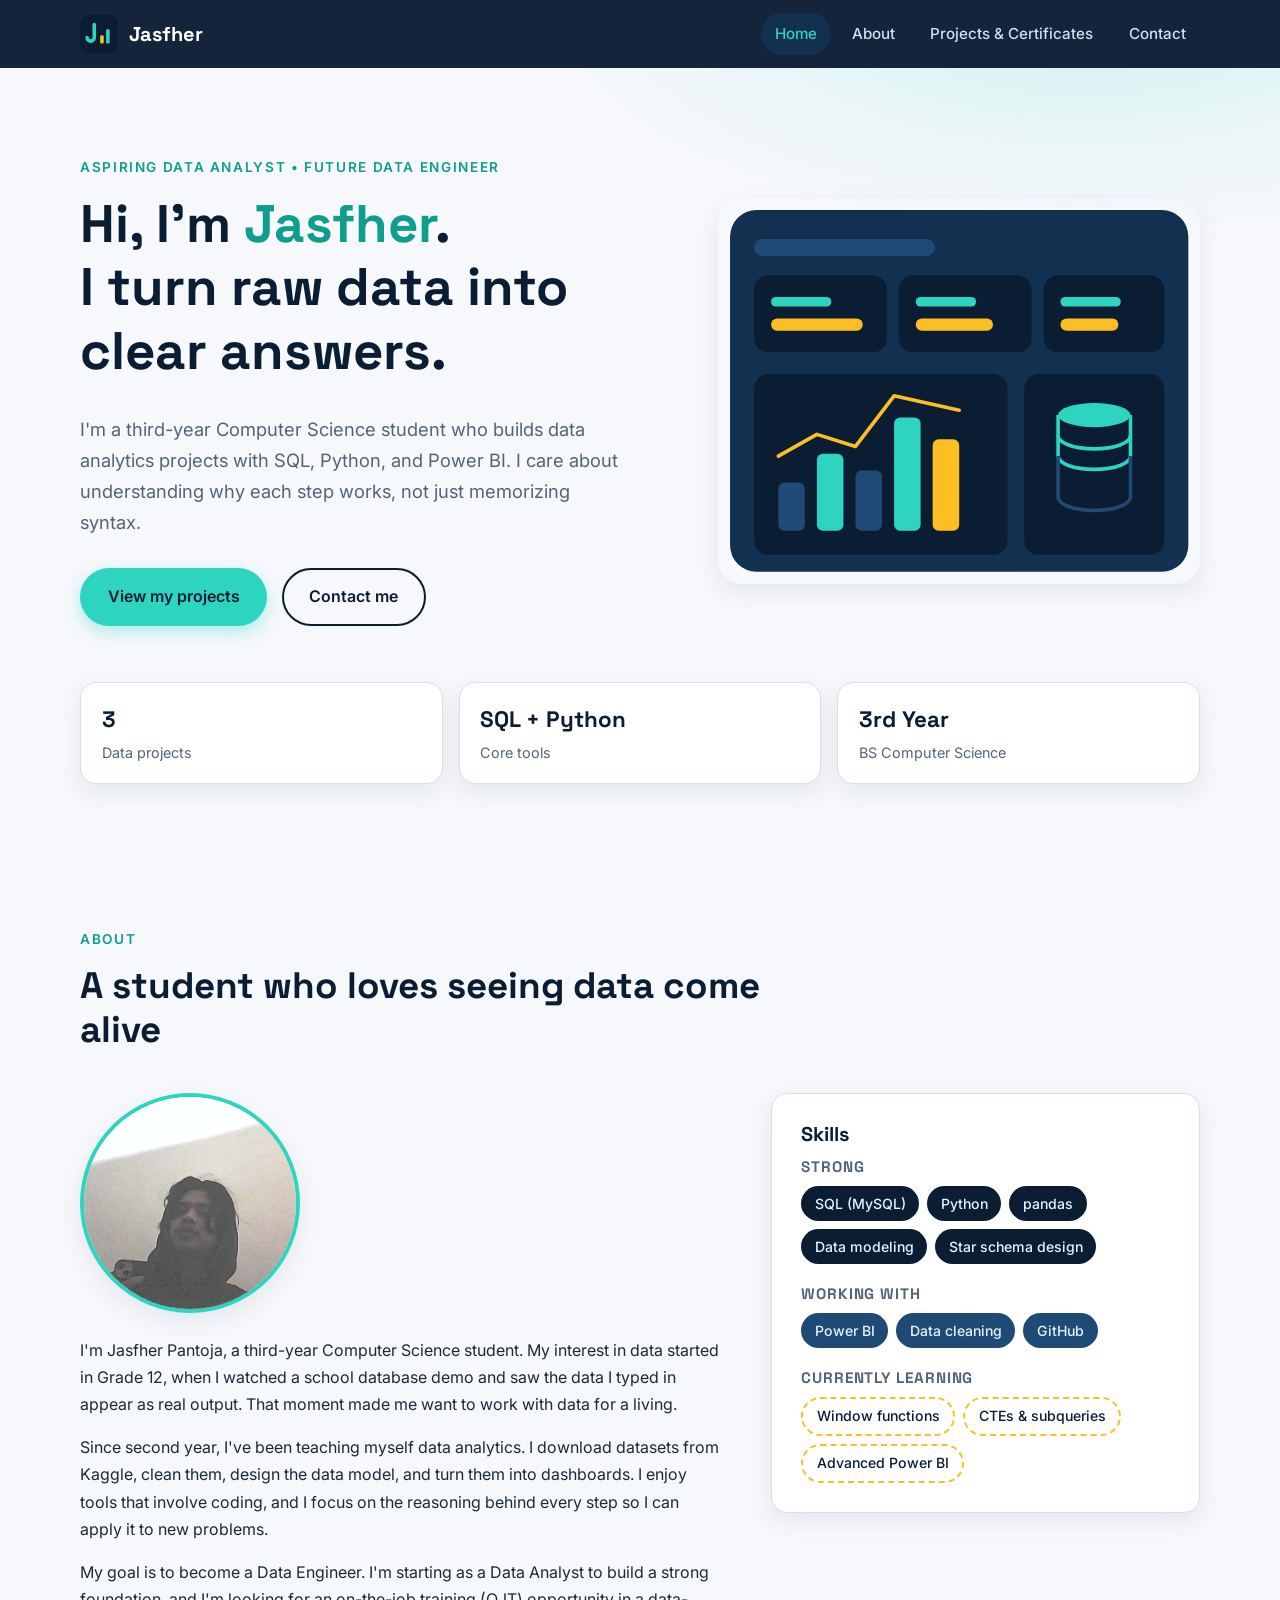
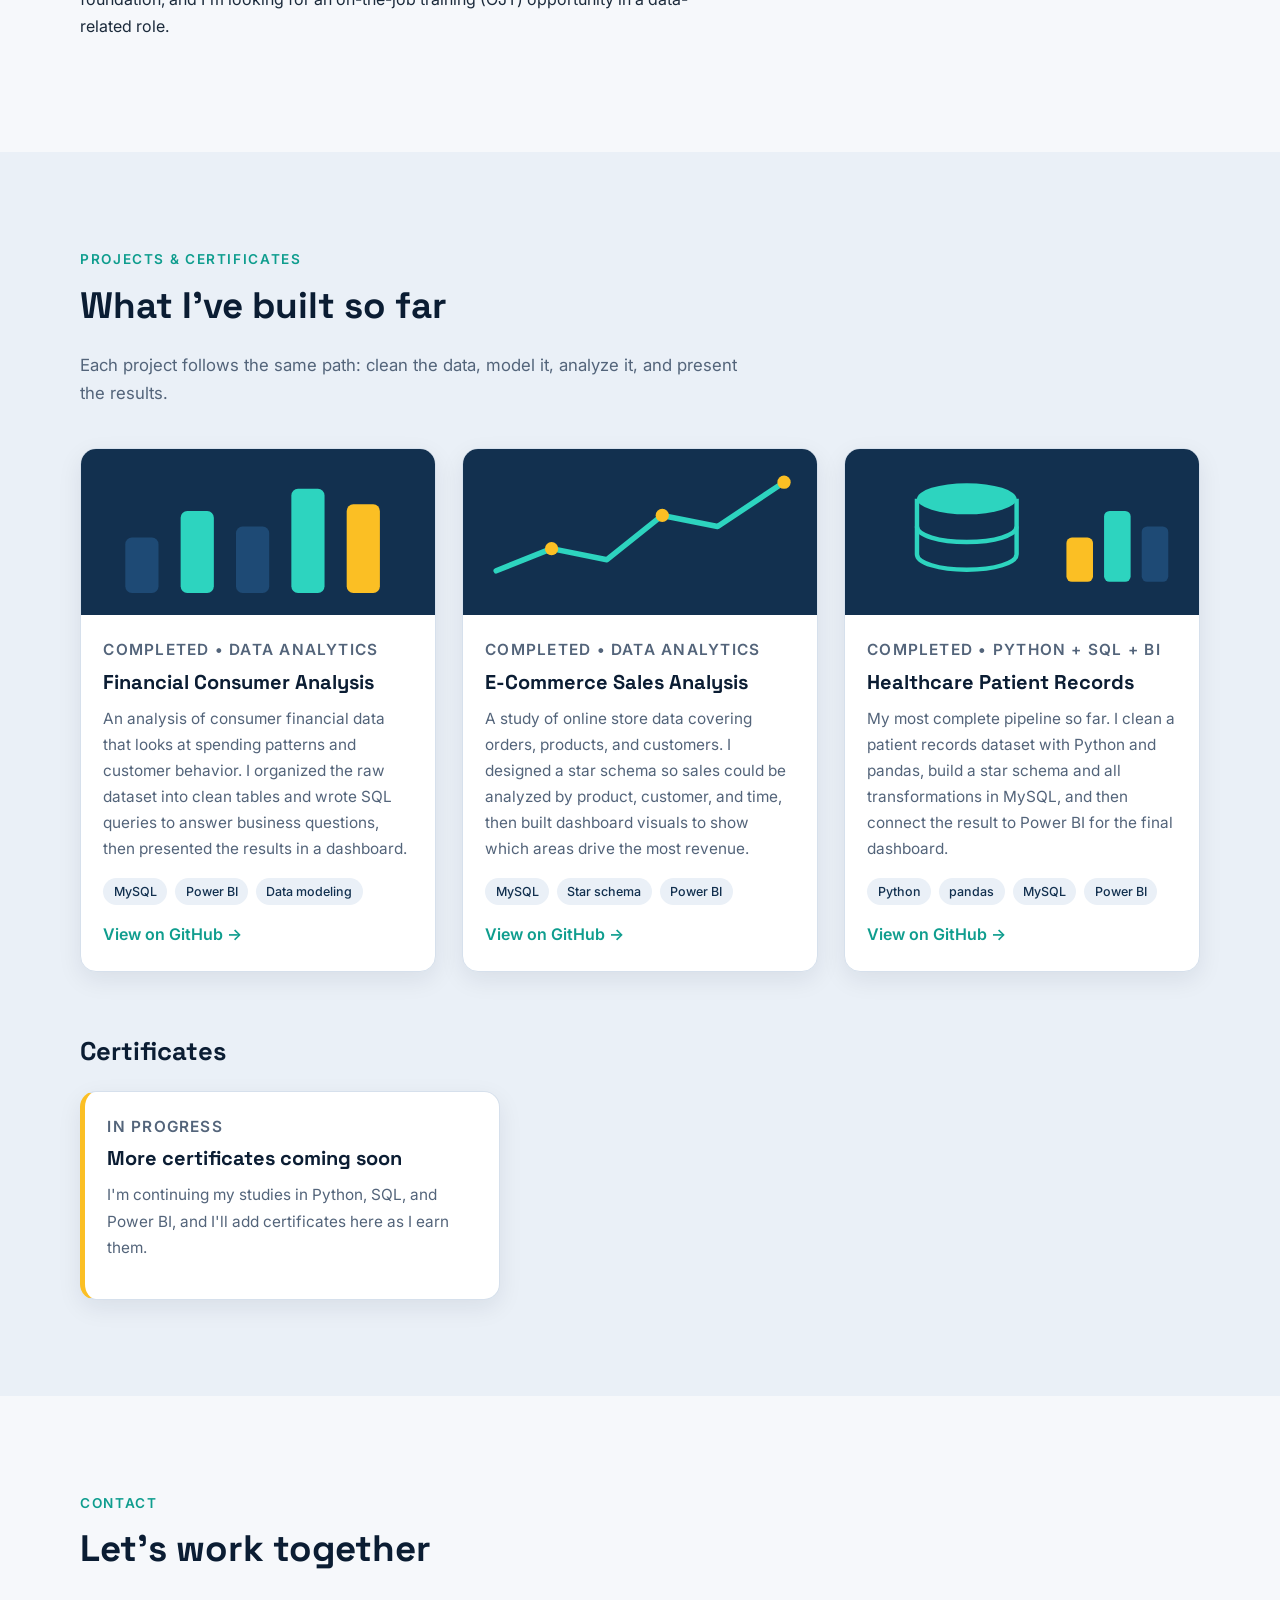
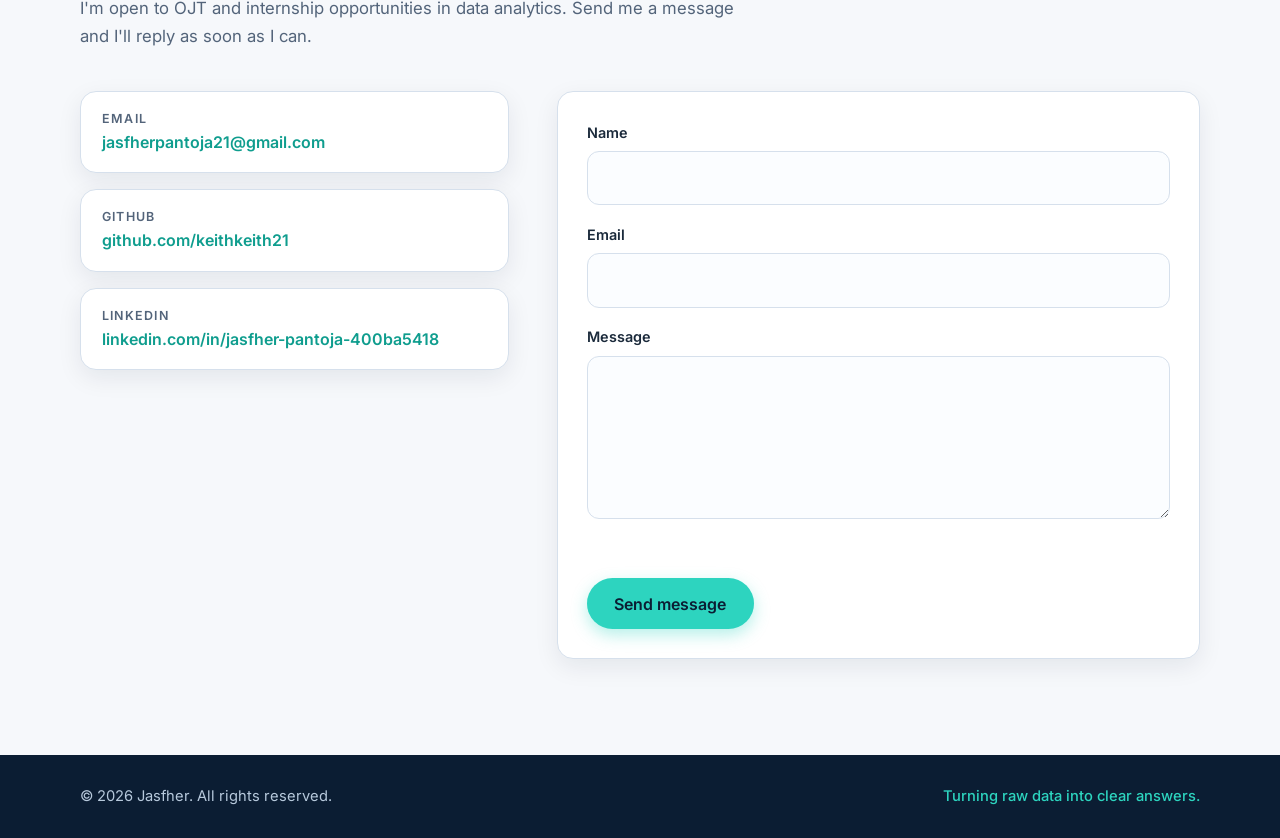
<file: index.html>
<!DOCTYPE html>
<html lang="en">
<head>
  <meta charset="UTF-8">
  <meta name="viewport" content="width=device-width, initial-scale=1.0">
  <title>Jasfher | Aspiring Data Analyst Portfolio</title>
  <meta name="description" content="Portfolio of Jasfher, a third-year Computer Science student building data analytics projects with SQL, Python, pandas, and Power BI.">
  <meta name="author" content="Jasfher">
  <meta name="theme-color" content="#0b1d33">
 
  <!-- Open Graph (link previews when shared) -->
  <meta property="og:type" content="website">
  <meta property="og:title" content="Jasfher | Aspiring Data Analyst Portfolio">
  <meta property="og:description" content="Data analytics projects using SQL, Python, pandas, and Power BI.">

  <meta property="og:url" content="https://keithkeith21.github.io/">
 
  <link rel="icon" href="data:image/svg+xml,%3Csvg xmlns='http://www.w3.org/2000/svg' viewBox='0 0 64 64'%3E%3Crect width='64' height='64' rx='14' fill='%230b1d33'/%3E%3Cpath d='M24 16v22a6 6 0 0 1-12 0' fill='none' stroke='%232dd4bf' stroke-width='6' stroke-linecap='round'/%3E%3Crect x='34' y='34' width='6' height='14' rx='2' fill='%23fbbf24'/%3E%3Crect x='44' y='24' width='6' height='24' rx='2' fill='%232dd4bf'/%3E%3C/svg%3E">
 
  <link rel="preconnect" href="https://fonts.googleapis.com">
  <link rel="preconnect" href="https://fonts.gstatic.com" crossorigin>
  <link href="https://fonts.googleapis.com/css2?family=Inter:wght@400;500;600&family=Space+Grotesk:wght@500;700&display=swap" rel="stylesheet">
  <link rel="stylesheet" href="style.css">
</head>
<body>
  <a class="skip-link" href="#main">Skip to content</a>
 
  <!-- ===== HEADER / NAV ===== -->
  <header class="site-header">
    <nav class="nav container" aria-label="Main navigation">
      <a href="#home" class="logo" aria-label="Jasfher, back to top">
        <svg class="logo-mark" viewBox="0 0 64 64" role="img" aria-label="Jasfher logo: a letter J beside two bars of a chart">
          <rect width="64" height="64" rx="14" fill="#0b1d33"/>
          <path d="M24 16v22a6 6 0 0 1-12 0" fill="none" stroke="#2dd4bf" stroke-width="6" stroke-linecap="round"/>
          <rect x="34" y="34" width="6" height="14" rx="2" fill="#fbbf24"/>
          <rect x="44" y="24" width="6" height="24" rx="2" fill="#2dd4bf"/>
        </svg>
        <span class="logo-text">Jasfher</span>
      </a>
 
      <button class="nav-toggle" aria-expanded="false" aria-controls="nav-menu" aria-label="Toggle menu">
        <span></span><span></span><span></span>
      </button>
 
      <ul id="nav-menu" class="nav-menu">
        <li><a href="#home" class="nav-link">Home</a></li>
        <li><a href="#about" class="nav-link">About</a></li>
        <li><a href="#projects" class="nav-link">Projects &amp; Certificates</a></li>
        <li><a href="#contact" class="nav-link">Contact</a></li>
      </ul>
    </nav>
  </header>
 
  <main id="main">
 
    <!-- ===== HOME ===== -->
    <section id="home" class="hero">
      <div class="container hero-grid">
        <div class="hero-text reveal">
          <p class="eyebrow">Aspiring Data Analyst &bull; Future Data Engineer</p>
          <h1>Hi, I'm <span class="accent">Jasfher</span>.<br>I turn raw data into clear answers.</h1>
          <p class="lead">
            I'm a third-year Computer Science student who builds data analytics projects
            with SQL, Python, and Power BI. I care about understanding why each step works,
            not just memorizing syntax.
          </p>
          <div class="hero-actions">
            <a class="btn btn-primary" href="#projects">View my projects</a>
            <a class="btn btn-ghost" href="#contact">Contact me</a>
          </div>
        </div>
 
        <div class="hero-visual reveal" aria-hidden="false">
          <svg viewBox="0 0 400 320" role="img" aria-label="Illustration of a data dashboard with bar charts, a line trend, and a database icon">
            <rect x="10" y="10" width="380" height="300" rx="22" fill="#12304f"/>
            <rect x="30" y="34" width="150" height="14" rx="7" fill="#1e4a75"/>
            <rect x="30" y="64" width="110" height="64" rx="12" fill="#0b1d33"/>
            <rect x="150" y="64" width="110" height="64" rx="12" fill="#0b1d33"/>
            <rect x="270" y="64" width="100" height="64" rx="12" fill="#0b1d33"/>
            <rect x="44" y="82" width="50" height="8" rx="4" fill="#2dd4bf"/>
            <rect x="44" y="100" width="76" height="10" rx="5" fill="#fbbf24"/>
            <rect x="164" y="82" width="50" height="8" rx="4" fill="#2dd4bf"/>
            <rect x="164" y="100" width="64" height="10" rx="5" fill="#fbbf24"/>
            <rect x="284" y="82" width="50" height="8" rx="4" fill="#2dd4bf"/>
            <rect x="284" y="100" width="48" height="10" rx="5" fill="#fbbf24"/>
            <rect x="30" y="146" width="210" height="150" rx="12" fill="#0b1d33"/>
            <rect x="50" y="236" width="22" height="40" rx="5" fill="#1e4a75"/>
            <rect x="82" y="212" width="22" height="64" rx="5" fill="#2dd4bf"/>
            <rect x="114" y="226" width="22" height="50" rx="5" fill="#1e4a75"/>
            <rect x="146" y="182" width="22" height="94" rx="5" fill="#2dd4bf"/>
            <rect x="178" y="200" width="22" height="76" rx="5" fill="#fbbf24"/>
            <polyline points="50,214 82,196 114,206 146,164 200,176" fill="none" stroke="#fbbf24" stroke-width="3" stroke-linecap="round" stroke-linejoin="round"/>
            <rect x="254" y="146" width="116" height="150" rx="12" fill="#0b1d33"/>
            <ellipse cx="312" cy="180" rx="30" ry="10" fill="#2dd4bf"/>
            <path d="M282 180v34c0 6 13 11 30 11s30-5 30-11v-34" fill="none" stroke="#2dd4bf" stroke-width="3"/>
            <path d="M282 197c0 6 13 11 30 11s30-5 30-11" fill="none" stroke="#2dd4bf" stroke-width="3"/>
            <path d="M282 214v34c0 6 13 11 30 11s30-5 30-11v-34" fill="none" stroke="#1e4a75" stroke-width="3"/>
          </svg>
        </div>
      </div>
 
      <div class="container">
        <ul class="stats reveal">
          <li><strong>3</strong><span>Data projects</span></li>
          <li><strong>SQL + Python</strong><span>Core tools</span></li>
          <li><strong>3rd Year</strong><span>BS Computer Science</span></li>
        </ul>
      </div>
    </section>
 
    <!-- ===== ABOUT ===== -->
    <section id="about" class="section">
      <div class="container">
        <header class="section-head reveal">
          <p class="eyebrow">About</p>
          <h2>A student who loves seeing data come alive</h2>
        </header>
 
        <div class="about-grid">
          <div class="about-text reveal">
            <img class="profile-photo" src="WIN_20260729_10_30_33_Pro.jpg"
     alt="Photo of Jasfher, a Computer Science student"
     width="220" height="220" loading="lazy">
            <p>
              I'm Jasfher Pantoja, a third-year Computer Science student. My interest in data started in
              Grade 12, when I watched a school database demo and saw the data I typed in appear
              as real output. That moment made me want to work with data for a living.
            </p>
            <p>
              Since second year, I've been teaching myself data analytics. I download datasets from
              Kaggle, clean them, design the data model, and turn them into dashboards. I enjoy
              tools that involve coding, and I focus on the reasoning behind every step so I can
              apply it to new problems.
            </p>
            <p>
              My goal is to become a Data Engineer. I'm starting as a Data Analyst to build a strong
              foundation, and I'm looking for an on-the-job training (OJT) opportunity in a
              data-related role.
            </p>
          </div>
 
          <div class="skills reveal">
            <h3>Skills</h3>
 
            <div class="skill-group">
              <h4>Strong</h4>
              <ul class="tags">
                <li>SQL (MySQL)</li>
                <li>Python</li>
                <li>pandas</li>
                <li>Data modeling</li>
                <li>Star schema design</li>
              </ul>
            </div>
 
            <div class="skill-group">
              <h4>Working with</h4>
              <ul class="tags tags-alt">
                <li>Power BI</li>
                <li>Data cleaning</li>
                <li>GitHub</li>
              </ul>
            </div>
 
            <div class="skill-group">
              <h4>Currently learning</h4>
              <ul class="tags tags-learning">
                <li>Window functions</li>
                <li>CTEs &amp; subqueries</li>
                <li>Advanced Power BI</li>
              </ul>
            </div>
          </div>
        </div>
      </div>
    </section>
 
    <!-- ===== PROJECTS & CERTIFICATES ===== -->
    <section id="projects" class="section section-alt">
      <div class="container">
        <header class="section-head reveal">
          <p class="eyebrow">Projects &amp; Certificates</p>
          <h2>What I've built so far</h2>
          <p class="section-sub">Each project follows the same path: clean the data, model it, analyze it, and present the results.</p>
        </header>
 
        <div class="cards">
 
          <!-- Project 1 -->
          <article class="card reveal">
            <svg class="card-thumb" viewBox="0 0 320 150" role="img" aria-label="Bar chart thumbnail representing the financial consumer project">
              <rect width="320" height="150" fill="#12304f"/>
              <rect x="40" y="80" width="30" height="50" rx="6" fill="#1e4a75"/>
              <rect x="90" y="56" width="30" height="74" rx="6" fill="#2dd4bf"/>
              <rect x="140" y="70" width="30" height="60" rx="6" fill="#1e4a75"/>
              <rect x="190" y="36" width="30" height="94" rx="6" fill="#2dd4bf"/>
              <rect x="240" y="50" width="30" height="80" rx="6" fill="#fbbf24"/>
            </svg>
            <div class="card-body">
              <p class="card-meta">Completed &bull; Data analytics</p>
              <h3>Financial Consumer Analysis</h3>
              <p>
                An analysis of consumer financial data that looks at spending patterns and
                customer behavior. I organized the raw dataset into clean tables and wrote SQL
                queries to answer business questions, then presented the results in a dashboard.
              </p>
              <ul class="tags tags-small">
                <li>MySQL</li><li>Power BI</li><li>Data modeling</li>
              </ul>
              
              <a class="card-link" href="https://github.com/keithkeith21/Financial_Consumer_Analysis" target="_blank" rel="noopener noreferrer">View on GitHub &rarr;</a>
            </div>
          </article>
 
          <!-- Project 2 -->
          <article class="card reveal">
            <svg class="card-thumb" viewBox="0 0 320 150" role="img" aria-label="Line chart thumbnail representing the e-commerce project">
              <rect width="320" height="150" fill="#12304f"/>
              <polyline points="30,110 80,90 130,100 180,60 230,70 290,30" fill="none" stroke="#2dd4bf" stroke-width="5" stroke-linecap="round" stroke-linejoin="round"/>
              <circle cx="80" cy="90" r="6" fill="#fbbf24"/>
              <circle cx="180" cy="60" r="6" fill="#fbbf24"/>
              <circle cx="290" cy="30" r="6" fill="#fbbf24"/>
            </svg>
            <div class="card-body">
              <p class="card-meta">Completed &bull; Data analytics</p>
              <h3>E-Commerce Sales Analysis</h3>
              <p>
                A study of online store data covering orders, products, and customers. I designed a
                star schema so sales could be analyzed by product, customer, and time, then built
                dashboard visuals to show which areas drive the most revenue.
              </p>
              <ul class="tags tags-small">
                <li>MySQL</li><li>Star schema</li><li>Power BI</li>
              </ul>
              
              <a class="card-link" href="https://github.com/keithkeith21/e-commerce_analytics" target="_blank" rel="noopener noreferrer">View on GitHub &rarr;</a>
            </div>
          </article>
 
          <!-- Project 3 -->
          <article class="card reveal">
            <svg class="card-thumb" viewBox="0 0 320 150" role="img" aria-label="Database and chart thumbnail representing the healthcare data project">
              <rect width="320" height="150" fill="#12304f"/>
              <ellipse cx="110" cy="45" rx="45" ry="14" fill="#2dd4bf"/>
              <path d="M65 45v50c0 8 20 14 45 14s45-6 45-14V45" fill="none" stroke="#2dd4bf" stroke-width="4"/>
              <path d="M65 70c0 8 20 14 45 14s45-6 45-14" fill="none" stroke="#2dd4bf" stroke-width="4"/>
              <rect x="200" y="80" width="24" height="40" rx="5" fill="#fbbf24"/>
              <rect x="234" y="56" width="24" height="64" rx="5" fill="#2dd4bf"/>
              <rect x="268" y="70" width="24" height="50" rx="5" fill="#1e4a75"/>
            </svg>
            <div class="card-body">
              <p class="card-meta">Completed &bull; Python + SQL + BI</p>
              <h3>Healthcare Patient Records</h3>
              <p>
                My most complete pipeline so far. I clean a patient records dataset with Python and
                pandas, build a star schema and all transformations in MySQL, and then connect the
                result to Power BI for the final dashboard.
              </p>
              <ul class="tags tags-small">
                <li>Python</li><li>pandas</li><li>MySQL</li><li>Power BI</li>
              </ul>
              <!-- TODO: replace with your real repository link -->
              <a class="card-link" href="https://github.com/keithkeith21/Medical-Appointment" target="_blank" rel="noopener noreferrer">View on GitHub &rarr;</a>
            </div>
          </article>
        </div>
 
        <!-- Certificates -->
        <header class="section-head section-head-sub reveal">
          <h3 class="subheading">Certificates</h3>
        </header>
 
        <div class="cards cards-certs">
          <!--
            TEMPLATE: copy this block for each real certificate you earn.
 
            <article class="card cert reveal">
              <div class="card-body">
                <p class="card-meta">Issuer name &bull; Month Year</p>
                <h3>Certificate title</h3>
                <p>One sentence on what you learned.</p>
                <a class="card-link" href="LINK-TO-CERTIFICATE" target="_blank" rel="noopener noreferrer">View certificate &rarr;</a>
              </div>
            </article>
          -->
          <article class="card cert reveal">
            <div class="card-body">
              <p class="card-meta">In progress</p>
              <h3>More certificates coming soon</h3>
              <p>
                I'm continuing my studies in Python, SQL, and Power BI, and I'll add certificates
                here as I earn them.
              </p>
            </div>
          </article>
        </div>
      </div>
    </section>
 
    <!-- ===== CONTACT ===== -->
    <section id="contact" class="section">
      <div class="container">
        <header class="section-head reveal">
          <p class="eyebrow">Contact</p>
          <h2>Let's work together</h2>
          <p class="section-sub">I'm open to OJT and internship opportunities in data analytics. Send me a message and I'll reply as soon as I can.</p>
        </header>
 
        <div class="contact-grid">
          <ul class="contact-list reveal">
            <li>
              <span class="contact-label">Email</span>
              <!-- TODO: replace with your real email -->
              <a href="mailto:jasfherpantoja21@gmail.com">jasfherpantoja21@gmail.com</a>
            </li>
            <li>
              <span class="contact-label">GitHub</span>

              <a href="https://github.com/keithkeith21" target="_blank" rel="noopener noreferrer">github.com/keithkeith21</a>
            </li>
            <li>
              <span class="contact-label">LinkedIn</span>

              <a href="https://www.linkedin.com/in/jasfher-pantoja-400ba5418/" target="_blank" rel="noopener noreferrer">linkedin.com/in/jasfher-pantoja-400ba5418</a>
            </li>
          </ul>
 
          <form id="contact-form" class="contact-form reveal"
                action="https://formspree.io/f/maeerqvr" method="POST" novalidate>
            <label for="name">Name</label>
            <input id="name" name="name" type="text" autocomplete="name" required>
 
            <label for="email">Email</label>
            <input id="email" name="email" type="email" autocomplete="email" required>
 
            <label for="message">Message</label>
            <textarea id="message" name="message" rows="5" required></textarea>
 
            <p id="form-status" class="form-status" role="status" aria-live="polite"></p>
            <button type="submit" class="btn btn-primary">Send message</button>
          </form>
        </div>
      </div>
    </section>
  </main>
 
  <!-- ===== FOOTER ===== -->
  <footer class="site-footer">
    <div class="container footer-inner">
      <p>&copy; <span id="year">2026</span> Jasfher. All rights reserved.</p>
      <p class="tagline">Turning raw data into clear answers.</p>
    </div>
  </footer>
 
  <script src="script.js"></script>
</body>
</html>
</file>
<file: style.css>
/* ===== Design tokens ===== */
:root {
  --navy-900: #0b1d33;
  --navy-800: #12304f;
  --navy-700: #1e4a75;
  --teal: #2dd4bf;
  --teal-dark: #0f9d8e;
  --amber: #fbbf24;
  --bg: #f6f8fb;
  --bg-alt: #eaf0f7;
  --surface: #ffffff;
  --text: #1b2a3b;
  --muted: #53647a;
  --border: #d6e0ec;
  --radius: 16px;
  --shadow: 0 8px 24px rgba(11, 29, 51, 0.08);
  --font-body: "Inter", system-ui, -apple-system, "Segoe UI", Roboto, sans-serif;
  --font-head: "Space Grotesk", var(--font-body);
  --header-h: 68px;
}
 
/* ===== Base ===== */
*, *::before, *::after { box-sizing: border-box; }
 
html { scroll-behavior: smooth; scroll-padding-top: var(--header-h); }
 
body {
  margin: 0;
  font-family: var(--font-body);
  font-size: 1rem;
  line-height: 1.7;
  color: var(--text);
  background: var(--bg);
}
 
img, svg { max-width: 100%; display: block; }
 
h1, h2, h3, h4 {
  font-family: var(--font-head);
  line-height: 1.2;
  margin: 0 0 0.6em;
  color: var(--navy-900);
}
 
h1 { font-size: clamp(2rem, 5vw, 3.3rem); }
h2 { font-size: clamp(1.6rem, 3.5vw, 2.3rem); }
h3 { font-size: 1.25rem; }
h4 { font-size: 0.95rem; text-transform: uppercase; letter-spacing: 0.06em; color: var(--muted); }
 
p { margin: 0 0 1em; }
a { color: var(--teal-dark); }
ul { margin: 0; padding: 0; list-style: none; }
 
.container { width: min(1120px, 100% - 2.5rem); margin-inline: auto; }
 
.accent { color: var(--teal-dark); }
 
.skip-link {
  position: absolute; left: -999px; top: 0;
  background: var(--navy-900); color: #fff; padding: 0.6rem 1rem; z-index: 200;
}
.skip-link:focus { left: 0; }
 
:focus-visible { outline: 3px solid var(--amber); outline-offset: 3px; border-radius: 4px; }
 
/* ===== Header / nav ===== */
.site-header {
  position: sticky; top: 0; z-index: 100;
  background: rgba(11, 29, 51, 0.96);
  backdrop-filter: blur(8px);
}
 
.nav {
  height: var(--header-h);
  display: flex; align-items: center; justify-content: space-between;
}
 
.logo { display: flex; align-items: center; gap: 0.7rem; text-decoration: none; }
.logo-mark { width: 38px; height: 38px; }
.logo-text { font-family: var(--font-head); font-weight: 700; font-size: 1.25rem; color: #fff; }
 
.nav-menu { display: flex; gap: 0.4rem; }
 
.nav-link {
  display: block; padding: 0.5rem 0.9rem; border-radius: 999px;
  color: #cfe0f2; text-decoration: none; font-weight: 500; font-size: 0.95rem;
  transition: background 0.2s, color 0.2s;
}
.nav-link:hover, .nav-link.active { background: var(--navy-800); color: var(--teal); }
 
.nav-toggle {
  display: none; background: none; border: 0; padding: 0.5rem; cursor: pointer;
}
.nav-toggle span {
  display: block; width: 24px; height: 2px; background: #fff; margin: 5px 0;
  transition: transform 0.25s, opacity 0.25s;
}
.nav-toggle[aria-expanded="true"] span:nth-child(1) { transform: translateY(7px) rotate(45deg); }
.nav-toggle[aria-expanded="true"] span:nth-child(2) { opacity: 0; }
.nav-toggle[aria-expanded="true"] span:nth-child(3) { transform: translateY(-7px) rotate(-45deg); }
 
/* ===== Buttons ===== */
.btn {
  display: inline-block; padding: 0.85rem 1.6rem; border-radius: 999px;
  font-weight: 600; text-decoration: none; border: 2px solid transparent;
  font-family: var(--font-body); font-size: 1rem; cursor: pointer;
  transition: transform 0.2s, box-shadow 0.2s, background 0.2s;
}
.btn:hover { transform: translateY(-2px); }
.btn-primary { background: var(--teal); color: var(--navy-900); box-shadow: 0 6px 16px rgba(45, 212, 191, 0.35); }
.btn-primary:hover { background: #5eead4; }
.btn-ghost { border-color: var(--navy-900); color: var(--navy-900); }
.btn-ghost:hover { background: var(--navy-900); color: #fff; }
 
/* ===== Sections ===== */
.section { padding: clamp(3.5rem, 8vw, 6rem) 0; }
.section-alt { background: var(--bg-alt); }
.section-head { max-width: 680px; margin-bottom: 2.5rem; }
.section-head-sub { margin: 4rem 0 1.5rem; }
.section-sub { color: var(--muted); font-size: 1.05rem; }
.subheading { font-size: 1.6rem; margin: 0; }
 
.eyebrow {
  font-weight: 600; font-size: 0.85rem; letter-spacing: 0.12em;
  text-transform: uppercase; color: var(--teal-dark); margin-bottom: 0.8rem;
}
 
/* ===== Hero ===== */
.hero {
  padding: clamp(3rem, 8vw, 5.5rem) 0 3rem;
  background:
    radial-gradient(900px 400px at 85% -10%, rgba(45, 212, 191, 0.18), transparent 60%),
    var(--bg);
}
 
.hero-grid { display: grid; grid-template-columns: 1.1fr 0.9fr; gap: 3rem; align-items: center; }
.lead { font-size: 1.15rem; color: var(--muted); max-width: 540px; }
.hero-actions { display: flex; flex-wrap: wrap; gap: 0.9rem; margin-top: 1.8rem; }
 
.hero-visual svg {
  width: 100%; height: auto; border-radius: 24px;
  box-shadow: var(--shadow); animation: float 6s ease-in-out infinite;
}
 
@keyframes float {
  0%, 100% { transform: translateY(0); }
  50% { transform: translateY(-10px); }
}
 
.stats {
  display: grid; grid-template-columns: repeat(3, 1fr); gap: 1rem; margin-top: 3.5rem;
}
.stats li {
  background: var(--surface); border: 1px solid var(--border); border-radius: var(--radius);
  padding: 1.1rem 1.3rem; box-shadow: var(--shadow);
}
.stats strong { display: block; font-family: var(--font-head); font-size: 1.4rem; color: var(--navy-900); }
.stats span { color: var(--muted); font-size: 0.9rem; }
 
/* ===== About ===== */
.about-grid { display: grid; grid-template-columns: 1.2fr 0.8fr; gap: 3rem; align-items: start; }
 
.skills {
  background: var(--surface); border: 1px solid var(--border);
  border-radius: var(--radius); padding: 1.8rem; box-shadow: var(--shadow);
}
.skill-group + .skill-group { margin-top: 1.3rem; }
.skill-group h4 { margin-bottom: 0.6rem; }
 
.tags { display: flex; flex-wrap: wrap; gap: 0.5rem; }
.tags li {
  background: var(--navy-900); color: #e6f1fb; font-size: 0.88rem; font-weight: 500;
  padding: 0.35rem 0.85rem; border-radius: 999px;
}
.tags-alt li { background: var(--navy-700); }
.tags-learning li { background: transparent; color: var(--navy-900); border: 2px dashed var(--amber); }
.tags-small li { font-size: 0.78rem; padding: 0.2rem 0.65rem; background: var(--bg-alt); color: var(--navy-800); }
 
/* ===== Cards ===== */
.cards { display: grid; grid-template-columns: repeat(auto-fit, minmax(290px, 1fr)); gap: 1.6rem; }
 
.card {
  background: var(--surface); border: 1px solid var(--border); border-radius: var(--radius);
  overflow: hidden; box-shadow: var(--shadow);
  display: flex; flex-direction: column;
  transition: transform 0.25s, box-shadow 0.25s;
}
.card:hover { transform: translateY(-6px); box-shadow: 0 14px 32px rgba(11, 29, 51, 0.14); }
 
.card-thumb { width: 100%; height: auto; }
.card-body { padding: 1.4rem; display: flex; flex-direction: column; flex: 1; }
.card-body p { color: var(--muted); font-size: 0.96rem; }
.card-meta { font-size: 0.8rem; font-weight: 600; color: var(--teal-dark); text-transform: uppercase; letter-spacing: 0.08em; margin-bottom: 0.4rem; }
.card-link { margin-top: auto; padding-top: 1rem; font-weight: 600; text-decoration: none; }
.card-link:hover { text-decoration: underline; }
 
.cards-certs { grid-template-columns: repeat(auto-fit, minmax(290px, 420px)); }
.cert { border-left: 5px solid var(--amber); }
 
/* ===== Contact ===== */
.contact-grid { display: grid; grid-template-columns: 0.8fr 1.2fr; gap: 3rem; align-items: start; }
 
.contact-list li {
  background: var(--surface); border: 1px solid var(--border); border-radius: var(--radius);
  padding: 1rem 1.3rem; margin-bottom: 1rem; box-shadow: var(--shadow);
  overflow-wrap: anywhere;
}
.contact-label {
  display: block; font-size: 0.78rem; text-transform: uppercase;
  letter-spacing: 0.1em; color: var(--muted); font-weight: 600;
}
.contact-list a { font-weight: 600; text-decoration: none; }
.contact-list a:hover { text-decoration: underline; }
 
.contact-form {
  background: var(--surface); border: 1px solid var(--border);
  border-radius: var(--radius); padding: 1.8rem; box-shadow: var(--shadow);
}
.contact-form label { display: block; font-weight: 600; font-size: 0.9rem; margin: 0 0 0.35rem; }
.contact-form input, .contact-form textarea {
  width: 100%; padding: 0.8rem 1rem; margin-bottom: 1.1rem;
  border: 1.5px solid var(--border); border-radius: 12px;
  font: inherit; color: var(--text); background: #fbfdff;
  transition: border-color 0.2s, box-shadow 0.2s;
}
.contact-form input:focus, .contact-form textarea:focus {
  outline: none; border-color: var(--teal); box-shadow: 0 0 0 4px rgba(45, 212, 191, 0.25);
}
.contact-form .invalid { border-color: #d64545; }
.form-status { min-height: 1.4em; font-size: 0.92rem; margin-bottom: 0.8rem; color: var(--teal-dark); }
.form-status.error { color: #b83232; }
 
/* ===== Footer ===== */
.site-footer { background: var(--navy-900); color: #b7c9dc; padding: 1.8rem 0; font-size: 0.92rem; }
.footer-inner { display: flex; flex-wrap: wrap; justify-content: space-between; gap: 0.5rem; }
.footer-inner p { margin: 0; }
.tagline { color: var(--teal); font-weight: 500; }
 
/* ===== Scroll reveal ===== */
.js .reveal { opacity: 0; transform: translateY(24px); transition: opacity 0.7s ease, transform 0.7s ease; }
.js .reveal.visible { opacity: 1; transform: none; }
 
@media (prefers-reduced-motion: reduce) {
  html { scroll-behavior: auto; }
  .hero-visual svg { animation: none; }
  .js .reveal { opacity: 1; transform: none; transition: none; }
  .card, .btn { transition: none; }
}
 
/* ===== Responsive ===== */
@media (max-width: 900px) {
  .hero-grid, .about-grid, .contact-grid { grid-template-columns: 1fr; gap: 2rem; }
  .hero-visual { max-width: 460px; }
}
 
@media (max-width: 720px) {
  .nav-toggle { display: block; }
  .nav-menu {
    position: absolute; top: var(--header-h); left: 0; right: 0;
    flex-direction: column; gap: 0; padding: 0.6rem 1.25rem 1rem;
    background: var(--navy-900); border-top: 1px solid var(--navy-800);
    display: none;
  }
  .nav-menu.open { display: flex; }
  .nav-link { padding: 0.8rem 0.5rem; border-radius: 8px; }
  .stats { grid-template-columns: 1fr; }
  .footer-inner { flex-direction: column; }
}
.profile-photo {
  width: 220px;
  height: 220px;
  object-fit: cover;
  border-radius: 50%;
  border: 4px solid var(--teal);
  box-shadow: var(--shadow);
  margin-bottom: 1.5rem;
}
</file>
